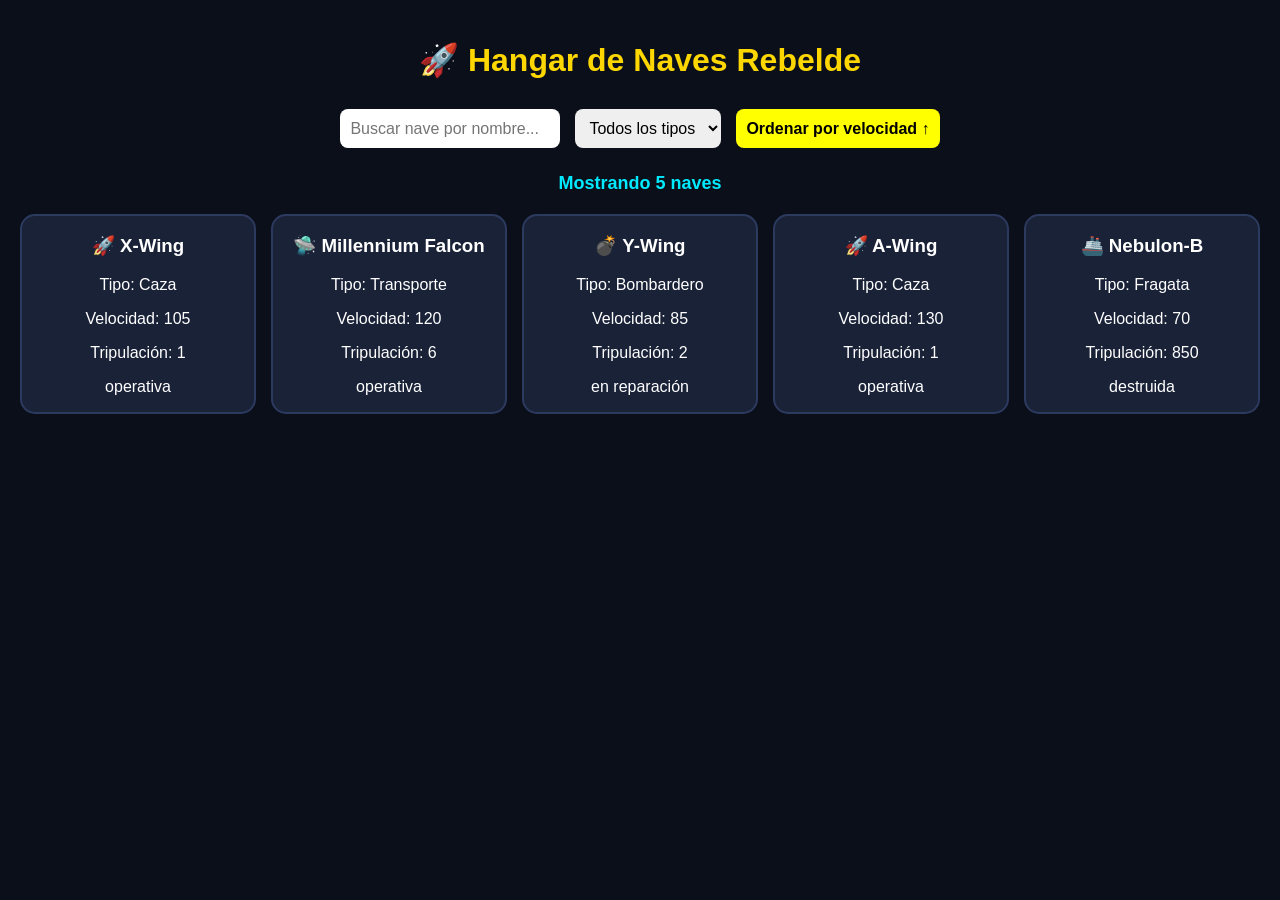
<file: hangar.html>
<!DOCTYPE html>
<html lang="en">
<head>
    <meta charset="UTF-8">
    <meta name="viewport" content="width=device-width, initial-scale=1.0">
    <title>Hangar</title>
        <link rel="stylesheet" href="hangar.css">

</head>
<body>
        <h1>🚀 Hangar de Naves Rebelde</h1>

    <div class="control">
        <input type="text" id="buscador" placeholder="Buscar nave por nombre...">

        <select id="filtroTipo">
                <option value="todos">Todos los tipos</option>
        </select>

        <button id="ordenarBtn">Ordenar por velocidad ↑</button>
    </div>

    <div id="contador">Mostrando 0 naves</div>

    <div class="hangar" id="hangar"></div>


<script src="hangar.js"></script>
</body>
</html>
</file>
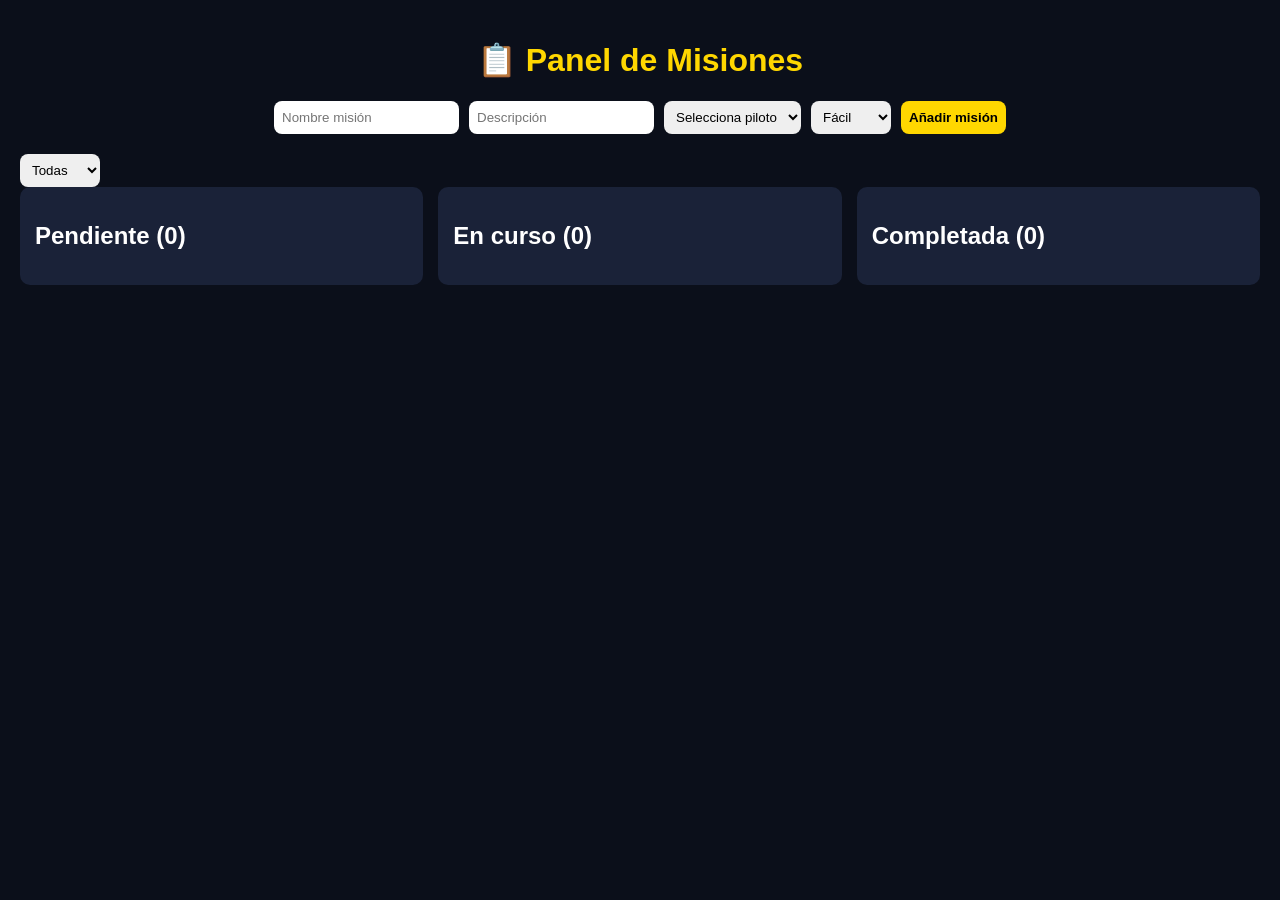
<file: misiones.html>
<!DOCTYPE html>
<html lang="en">
<head>
    <meta charset="UTF-8">
    <meta name="viewport" content="width=device-width, initial-scale=1.0">
    <title>Panel de misiones</title>
    <link rel="stylesheet" href="misiones.css">
</head>
<body>
    <h1>📋 Panel de Misiones</h1>

<div class="form">
    <input type="text" id="nombre" placeholder="Nombre misión">
    <input type="text" id="descripcion" placeholder="Descripción">

    <select id="piloto">
        <option value="">Selecciona piloto</option>
    </select>

    <select id="dificultad">
        <option value="facil">Fácil</option>
        <option value="media">Media</option>
        <option value="dificil">Difícil</option>
        <option value="suicida">Suicida</option>
    </select>

    <button id="addBtn">Añadir misión</button>
</div>


<div>
    <select id="filtroDificultad">
        <option value="todos">Todas</option>
        <option value="facil">Fácil</option>
        <option value="media">Media</option>
        <option value="dificil">Difícil</option>
        <option value="suicida">Suicida</option>
    </select>
</div>

<div class="kanban">

    <div class="col">
        <h2>Pendiente (<span id="Pendiente">0</span>)</h2>
        <div id="pendiente"></div>
    </div>

    <div class="col">
        <h2>En curso (<span id="Curso">0</span>)</h2>
        <div id="curso"></div>
    </div>

    <div class="col">
        <h2>Completada (<span id="Completada">0</span>)</h2>
        <div id="completada"></div>
    </div>

</div>

<script src="misiones.js"></script>
</body>
</html>
</body>
</html>
</file>
<file: hangar.css>
body {
    font-family: Arial, sans-serif;
    background: #0b0f1a;
    color: rgb(255, 255, 255);
    margin: 0;
    padding: 20px;
}

h1 {
    text-align: center;
    color: #ffd700;
    margin-bottom: 30px;
}

.control {
    display: flex;
    gap: 15px;
    justify-content: center;
    margin-bottom: 25px;
}

input, select, button {
    padding: 10px;
    border: none;
    border-radius: 8px;
    font-size: 16px;
}



button {
    background: #ffff00;
    cursor: pointer;
    font-weight: bold;
}

button:hover {
    background: #ffcc00;
}

#contador {
    text-align: center;
    margin-bottom: 20px;
    font-size: 18px;
    font-weight: bold;
    color: #00eaff;
}

.hangar {
    display: grid;
    grid-template-columns: repeat(auto-fit, minmax(230px, 1fr));/*Ajusta el ancho depende del tamaño y hace que ninguna sea menor a 230 y estira para rellenar espacio*/
    gap: 15px;
}

.card {
    background: #1a2238;
    border: 2px solid #2d3a5f;
    border-radius: 15px;
    text-align: center;
    transition: transform 0.2s; /*para que sea mas limpio el aumento*/
}

.card:hover {
    transform: scale(1.05);
}


.estado-operativa {
    color: #00ff88;
    font-weight: bold;
}

.estado-reparacion {
    color: orange;
    font-weight: bold;
}

.estado-destruida {
    color: red;
    font-weight: bold;
}

@media (max-width: 480px) {

    h1 {
        font-size: 22px;
    }

    .control {
        gap: 10px;
    }

    input, select, button {
        width: 100%;
        font-size: 14px;
        padding: 8px;
    }

    #contador {
        font-size: 14px;
    }

    .hangar {
        grid-template-columns: 1fr;
    }

    .card {
        font-size: 14px;
    }
}
</file>
<file: misiones.css>
body {
    font-family: Arial;
    background: #0b0f1a;
    color: white;
    margin: 0;
    padding: 20px;
}

h1 {
    text-align: center;
    color: gold;
}

.form {
    display: flex;
    gap: 10px;
    justify-content: center;
    margin-bottom: 20px;
}

input, select, button {
    padding: 8px;
    border-radius: 8px;
    border: none;
}

button {
    background: gold;
    cursor: pointer;
    font-weight: bold;
}

.kanban {
    display: flex;
    gap: 15px;
    justify-content: space-between;
}

.col {
    flex:1;
    background: #1a2238;
    padding: 15px;
    border-radius: 10px;
}

.card {
    background: #2d3a5f;
    padding: 10px;
    margin: 10px 0;
    border-radius: 10px;
}

.card button {
    margin-top: 5px;
    width: 100%;
}

@media (max-width: 480px) {

    h1 {
        font-size: 22px;
    }

    .form {
        gap: 8px;
    }

    input, select, button {
        width: 100%;
        font-size: 14px;
        padding: 8px;
    }

    .kanban {
        gap: 10px;
    }

    .col {
        width: 100%;
        padding: 10px;
    }

    .card {
        font-size: 14px;
    }

    .card button {
        font-size: 13px;
    }
}
</file>
